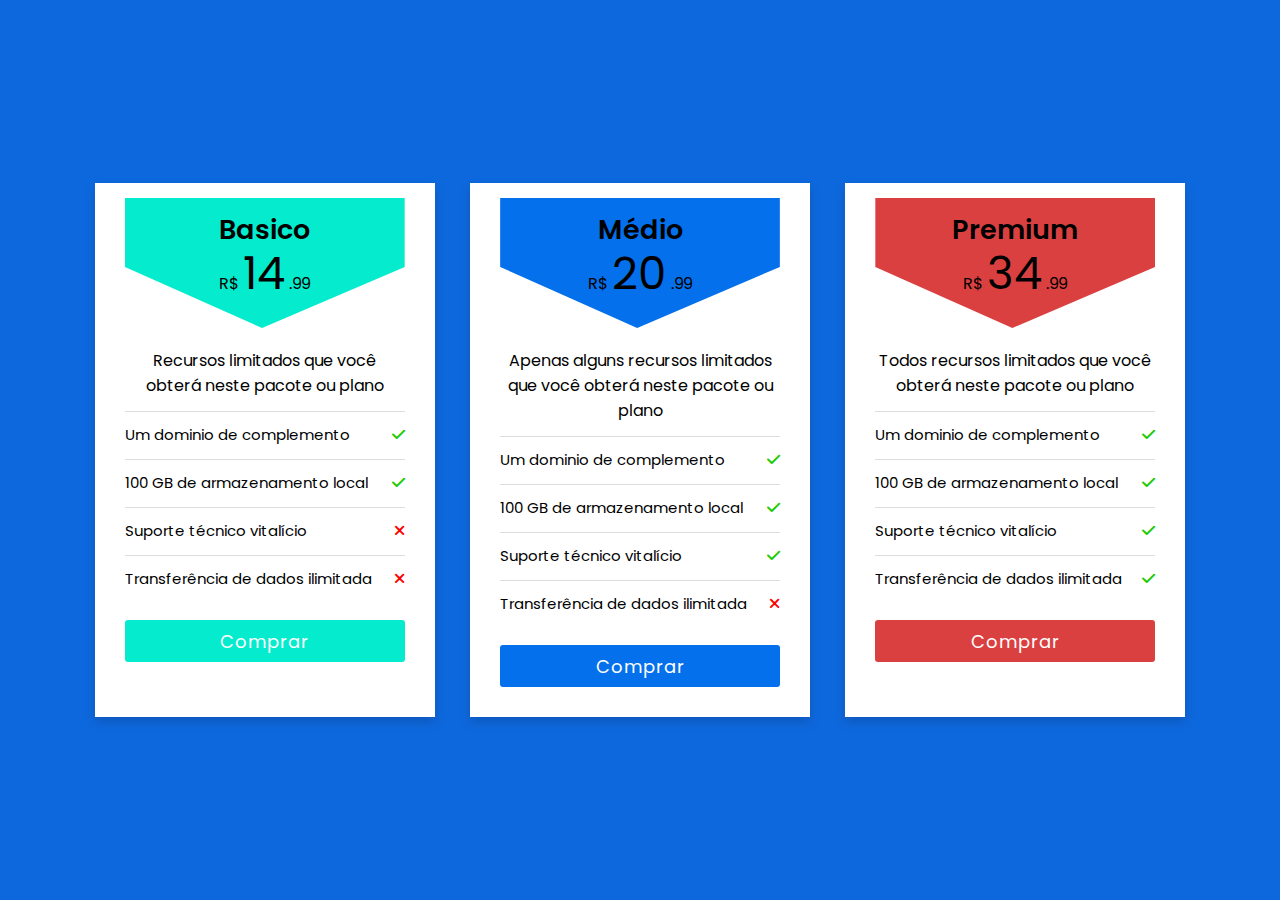
<file: index.html>
<!DOCTYPE html>
<html lang="pt-BR">

<head>
    <meta charset="UTF-8">
    <meta name="viewport" content="width=device-width, initial-scale=1.0">
    <meta http-equiv="X-UA-Compatible" content="IE=7">
    <meta name="description" content="Opções de Planos">
    <meta http-equiv="X-UA-Compatible" content="ie=edge">
    <meta name="keywords" content="planos">
    <link rel="stylesheet" href="css/style01.css">
    <link rel="stylesheet" href="https://cdnjs.cloudflare.com/ajax/libs/font-awesome/6.5.0/css/all.min.css">
    <title>Opções de planos</title>
</head>

<body>
    <div class="quadro">
        <div class="cartao um">
            <div class="topo">
                <div class="titulo">Basico</div>
                <div class="preco">
                    <span class="Real">R$</span>
                    <span class="valor">14</span>
                    <span class="decimal">.99</span>
                </div>
            </div>
            <div class="info">Recursos limitados que você obterá neste pacote ou plano</div>
            <div class="detalhes">
                <div class="plano">
                    <span>Um dominio de complemento</span>
                    <i class="fas fa-check"></i>
                </div>
                <div class="plano">
                    <span>100 GB de armazenamento local</span>
                    <i class="fas fa-check"></i>
                </div>
                <div class="plano">
                    <span>Suporte técnico vitalício</span>
                    <i class="fas fa-times"></i>
                </div>
                <div class="plano">
                    <span>Transferência de dados ilimitada</span>
                    <i class="fas fa-times"></i>
                </div>
                <button>Comprar</button>
            </div>
        </div>
        <div class="cartao dois">
            <div class="topo">
                <div class="titulo">Médio</div>
                <div class="preco">
                    <span class="Real">R$</span>
                    <span class="valor">20</span>
                    <span class="decimal">.99</span>
                </div>
            </div>
            <div class="info">Apenas alguns recursos limitados que você obterá neste pacote ou plano</div>
            <div class="detalhes">
                <div class="plano">
                    <span>Um dominio de complemento</span>
                    <i class="fas fa-check"></i>
                </div>
                <div class="plano">
                    <span>100 GB de armazenamento local</span>
                    <i class="fas fa-check"></i>
                </div>
                <div class="plano">
                    <span>Suporte técnico vitalício</span>
                    <i class="fas fa-check"></i>
                </div>
                <div class="plano">
                    <span>Transferência de dados ilimitada</span>
                    <i class="fas fa-times"></i>
                </div>
                <button>Comprar</button>
            </div>
        </div>
        <div class="cartao tres">
            <div class="topo">
                <div class="titulo">Premium</div>
                <div class="preco">
                    <span class="Real">R$</span>
                    <span class="valor">34</span>
                    <span class="decimal">.99</span>
                </div>
            </div>
            <div class="info">Todos recursos limitados que você obterá neste pacote ou plano</div>
            <div class="detalhes">
                <div class="plano">
                    <span>Um dominio de complemento</span>
                    <i class="fas fa-check"></i>
                </div>
                <div class="plano">
                    <span>100 GB de armazenamento local</span>
                    <i class="fas fa-check"></i>
                </div>
                <div class="plano">
                    <span>Suporte técnico vitalício</span>
                    <i class="fas fa-check"></i>
                </div>
                <div class="plano">
                    <span>Transferência de dados ilimitada</span>
                    <i class="fas fa-check"></i>
                </div>
                <button>Comprar</button>
            </div>
        </div>

    </div>
</body>

</html>
</file>
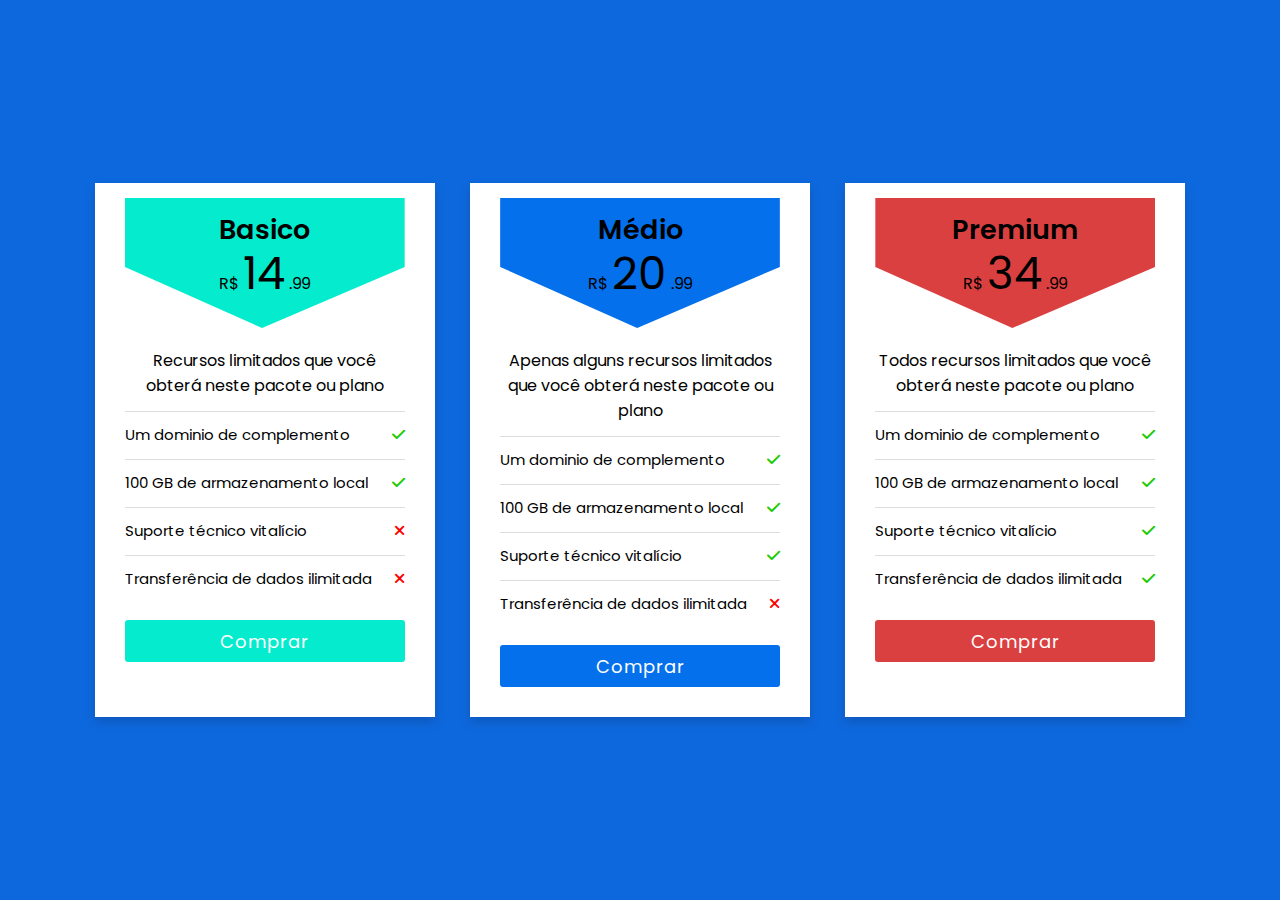
<file: index01.html>
<!DOCTYPE html>
<html lang="pt-BR">

<head>
    <meta charset="UTF-8">
    <meta name="viewport" content="width=device-width, initial-scale=1.0">
    <meta http-equiv="X-UA-Compatible" content="IE=7">
    <meta name="description" content="Opções de Planos">
    <meta http-equiv="X-UA-Compatible" content="ie=edge">
    <meta name="keywords" content="planos">
    <link rel="stylesheet" href="css/style01.css">
    <link rel="stylesheet" href="https://cdnjs.cloudflare.com/ajax/libs/font-awesome/6.5.0/css/all.min.css">
    <title>Opções de planos</title>
</head>

<body>
    <div class="quadro">
        <div class="cartao um">
            <div class="topo">
                <div class="titulo">Basico</div>
                <div class="preco">
                    <span class="Real">R$</span>
                    <span class="valor">14</span>
                    <span class="decimal">.99</span>
                </div>
            </div>
            <div class="info">Recursos limitados que você obterá neste pacote ou plano</div>
            <div class="detalhes">
                <div class="plano">
                    <span>Um dominio de complemento</span>
                    <i class="fas fa-check"></i>
                </div>
                <div class="plano">
                    <span>100 GB de armazenamento local</span>
                    <i class="fas fa-check"></i>
                </div>
                <div class="plano">
                    <span>Suporte técnico vitalício</span>
                    <i class="fas fa-times"></i>
                </div>
                <div class="plano">
                    <span>Transferência de dados ilimitada</span>
                    <i class="fas fa-times"></i>
                </div>
                <button>Comprar</button>
            </div>
        </div>
        <div class="cartao dois">
            <div class="topo">
                <div class="titulo">Médio</div>
                <div class="preco">
                    <span class="Real">R$</span>
                    <span class="valor">20</span>
                    <span class="decimal">.99</span>
                </div>
            </div>
            <div class="info">Apenas alguns recursos limitados que você obterá neste pacote ou plano</div>
            <div class="detalhes">
                <div class="plano">
                    <span>Um dominio de complemento</span>
                    <i class="fas fa-check"></i>
                </div>
                <div class="plano">
                    <span>100 GB de armazenamento local</span>
                    <i class="fas fa-check"></i>
                </div>
                <div class="plano">
                    <span>Suporte técnico vitalício</span>
                    <i class="fas fa-check"></i>
                </div>
                <div class="plano">
                    <span>Transferência de dados ilimitada</span>
                    <i class="fas fa-times"></i>
                </div>
                <button>Comprar</button>
            </div>
        </div>
        <div class="cartao tres">
            <div class="topo">
                <div class="titulo">Premium</div>
                <div class="preco">
                    <span class="Real">R$</span>
                    <span class="valor">34</span>
                    <span class="decimal">.99</span>
                </div>
            </div>
            <div class="info">Todos recursos limitados que você obterá neste pacote ou plano</div>
            <div class="detalhes">
                <div class="plano">
                    <span>Um dominio de complemento</span>
                    <i class="fas fa-check"></i>
                </div>
                <div class="plano">
                    <span>100 GB de armazenamento local</span>
                    <i class="fas fa-check"></i>
                </div>
                <div class="plano">
                    <span>Suporte técnico vitalício</span>
                    <i class="fas fa-check"></i>
                </div>
                <div class="plano">
                    <span>Transferência de dados ilimitada</span>
                    <i class="fas fa-check"></i>
                </div>
                <button>Comprar</button>
            </div>
        </div>

    </div>
</body>

</html>
</file>
<file: css/style01.css>
@import url('https://fonts.googleapis.com/css2?family=Poppins:wght@200;300;400;500;600;700&display=swap');

* {
    margin: 0;
    padding: 0;
    box-sizing: border-box;
    font-family: 'poppins', sans-serif;
}

body {
    min-height: 100vh;
    display: flex;
    align-items: center;
    justify-content: center;
    background: #0e68dd;
    padding: 20px;
}

.quadro {
    max-width: 1090px;
    width: 100%;
    display: flex;
    flex-wrap: wrap;
    justify-content: space-between;
}

.quadro .cartao {
    width: calc(33% - 20px);
    background: #fff;
    text-align: center;
    padding: 15px 30px 30px 30px;
    box-shadow: 0 5px 10px rgba(0, 0, 0, 0.15);
}

.quadro .cartao .topo {
    height: 130px;
    padding: 12px 0 0 0;
    clip-path: polygon(0 0, 100% 0, 100% 53%, 49% 100%, 0 53%);
}

.quadro .cartao .topo .titulo {
    font-size: 27px;
    font-weight: 600;
}

.quadro .cartao .topo .preco {
    margin-top: -10px;
}

.quadro .cartao .topo .preco .valor {
    font-size: 45px;
}

.quadro .cartao .info {
    font-size: 16px;
    margin-top: 20px;
}

.quadro .cartao .detalhes .plano {
    margin-top: 25px;
    font-size: 15px;
    display: flex;
    justify-content: space-between;
    align-items: center;
    position: relative;
}

.quadro .cartao .detalhes .plano::before {
    content: '';
    position: absolute;
    width: 100%;
    height: 1px;
    background: #ddd;
    left: 0;
    top: -12px;
}

.quadro .cartao .plano i {
    color: #1aca03;
}

.quadro .cartao .plano i.fa-times {
    color: red;
}

.quadro .cartao button {
    outline: none;
    border: none;
    height: 42px;
    display: block;
    margin-top: 30px;
    width: 100%;
    border-radius: 3px;
    letter-spacing: 1px;
    font-size: 18px;
    color: #fff;
    cursor: pointer;
    transition: all 0.3 ease;
}
.quadro .um .topo, .quadro .um button{
    background: #04eccd;
}
.quadro .dois .topo, .quadro .dois button{
    background: #0470ec;
}
.quadro .tres .topo, .quadro .tres button{
    background: #db4040;
}
.quadro .cartao button:hover{
    filter: brightness(90%);
}
@media (max-width:1000px){
    .quadro .cartao{
        width: calc(50% - 20px);
        margin-bottom: 20px;
    }
}
@media (max-width:715px){
    .quadro .cartao{
        width: 100%;
    }
}
</file>
